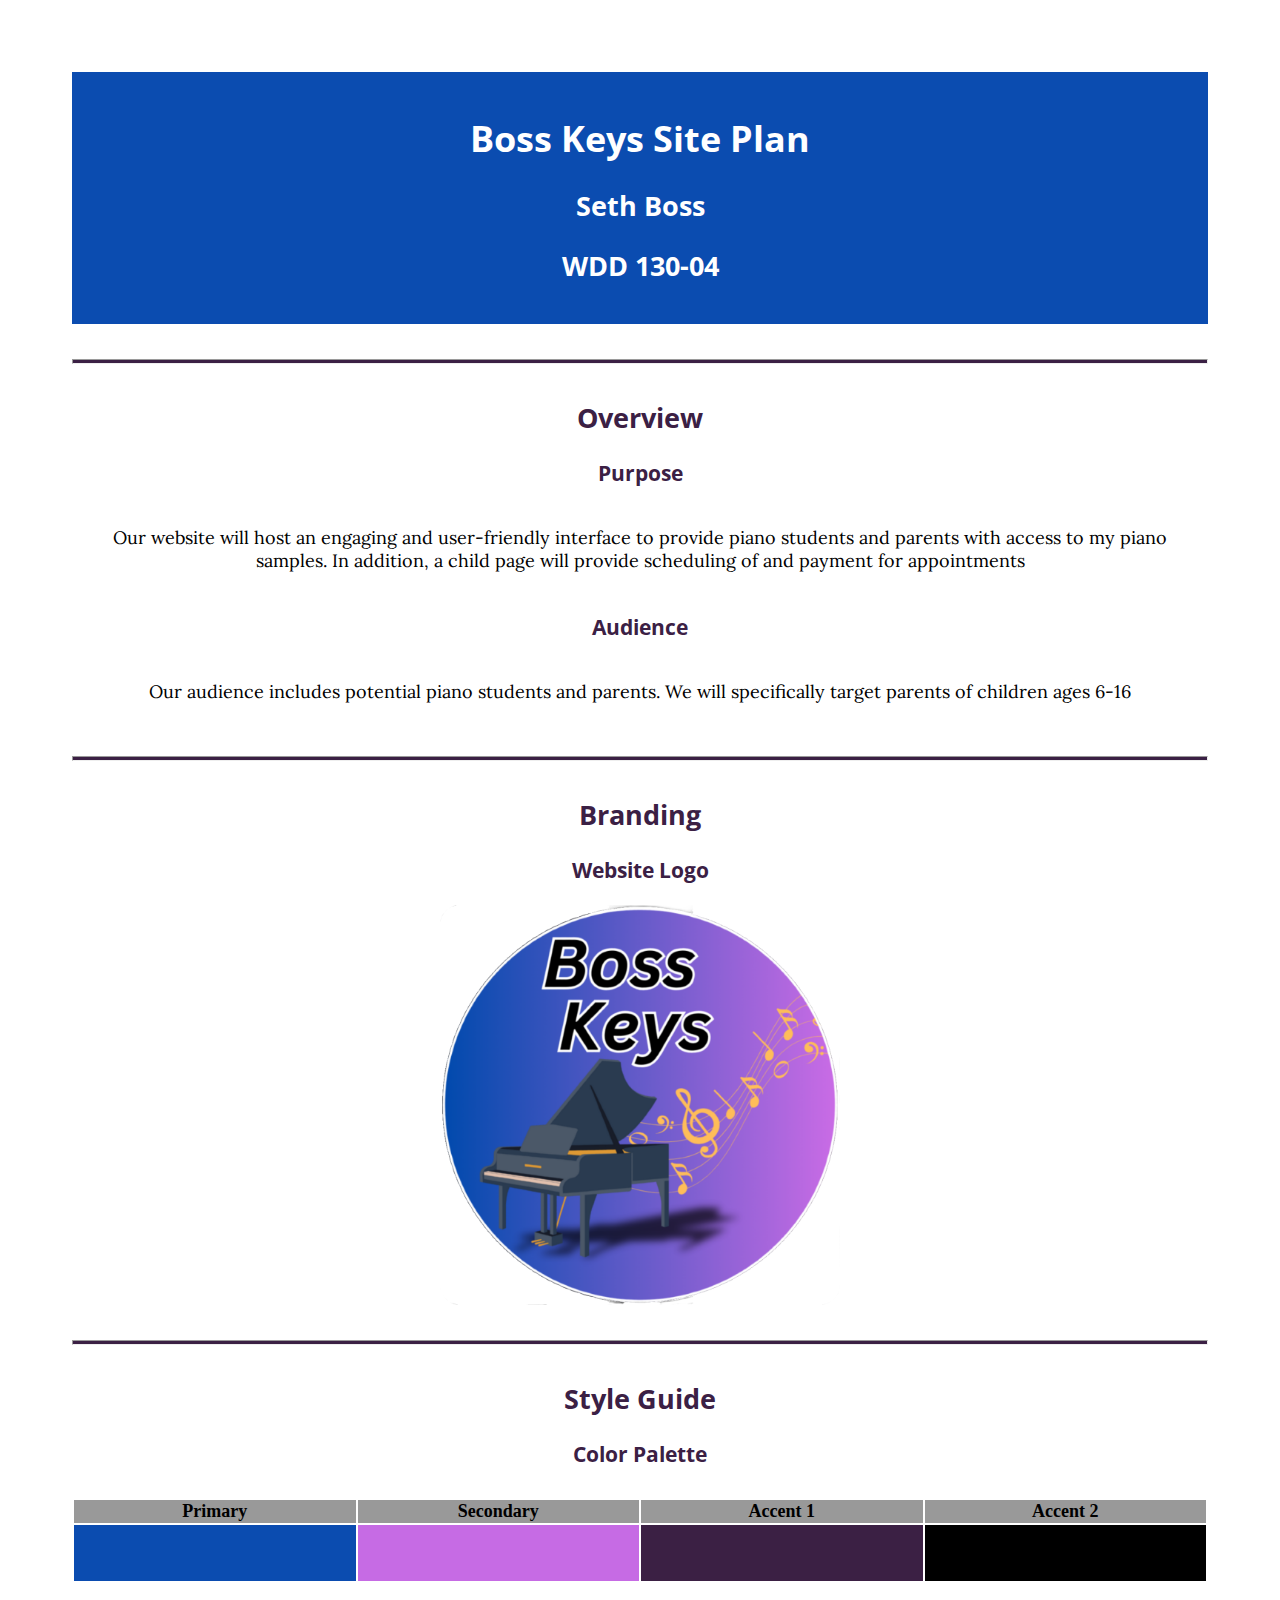
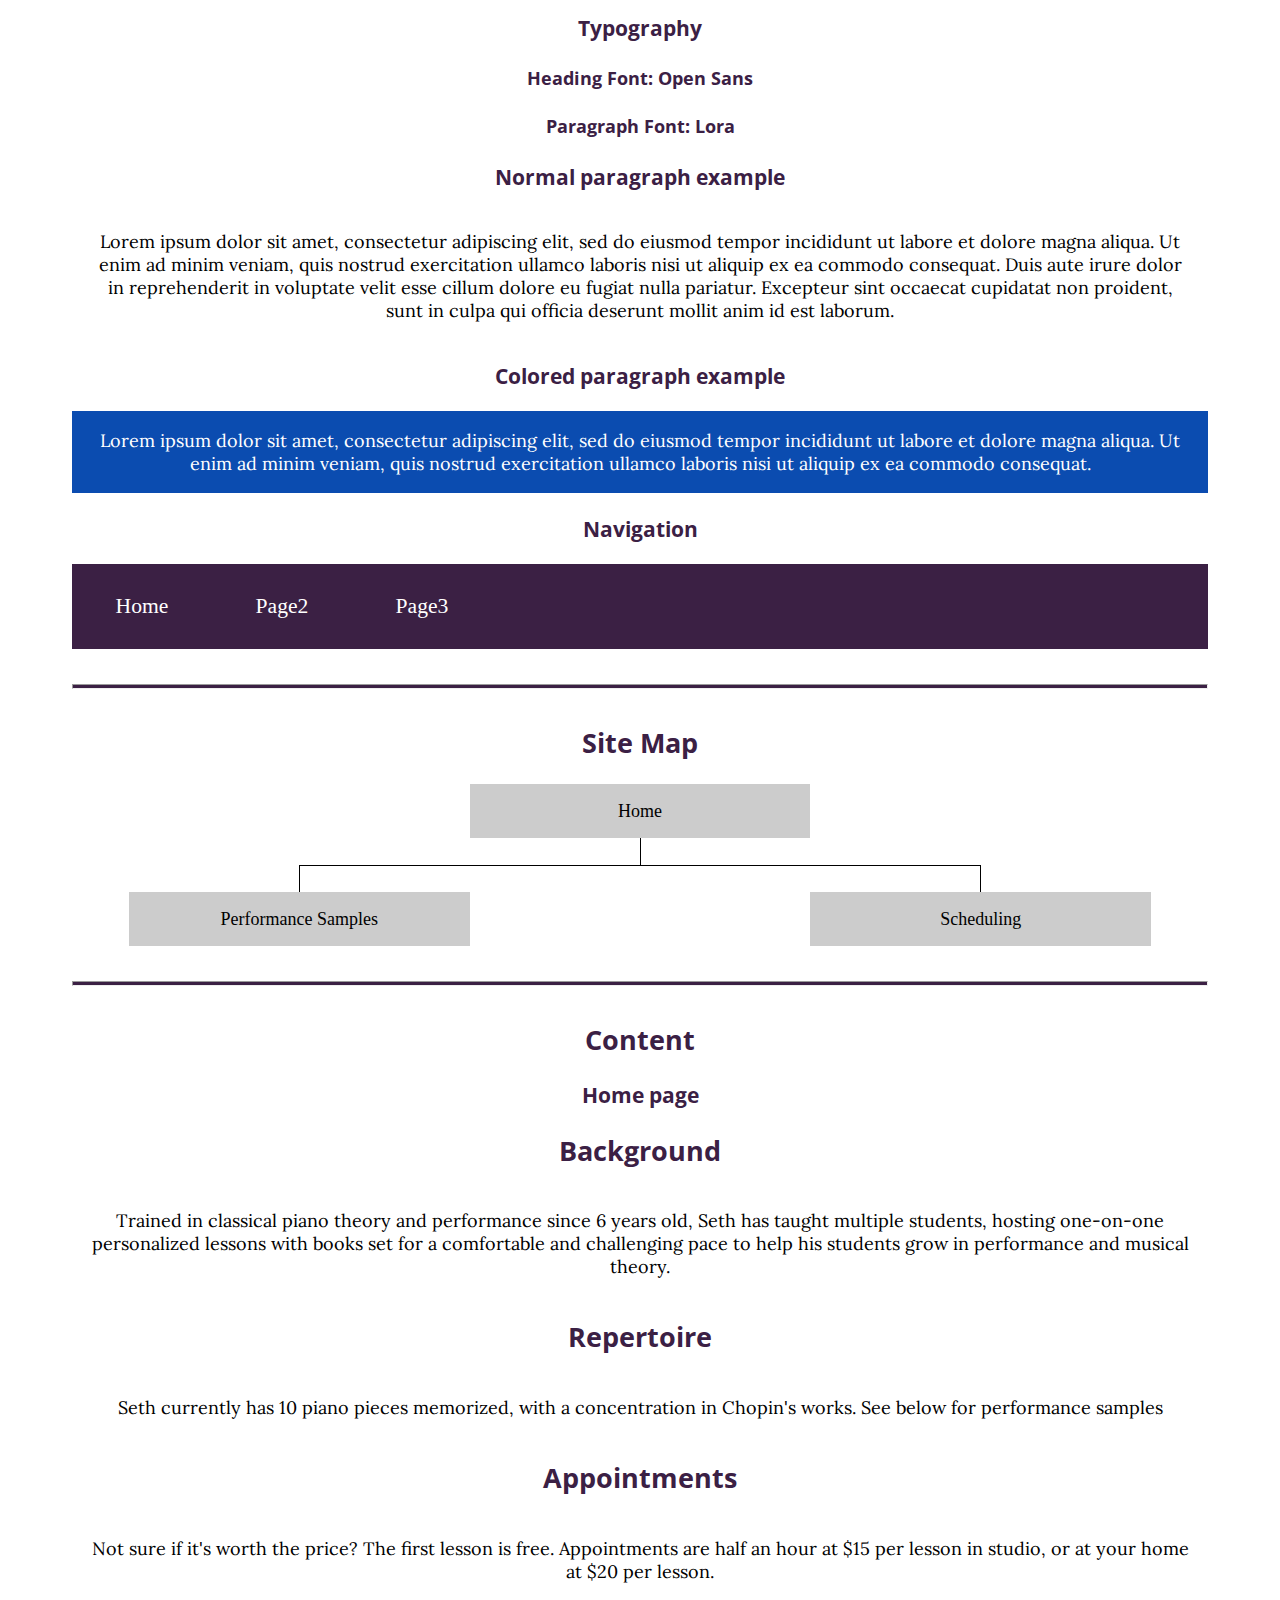
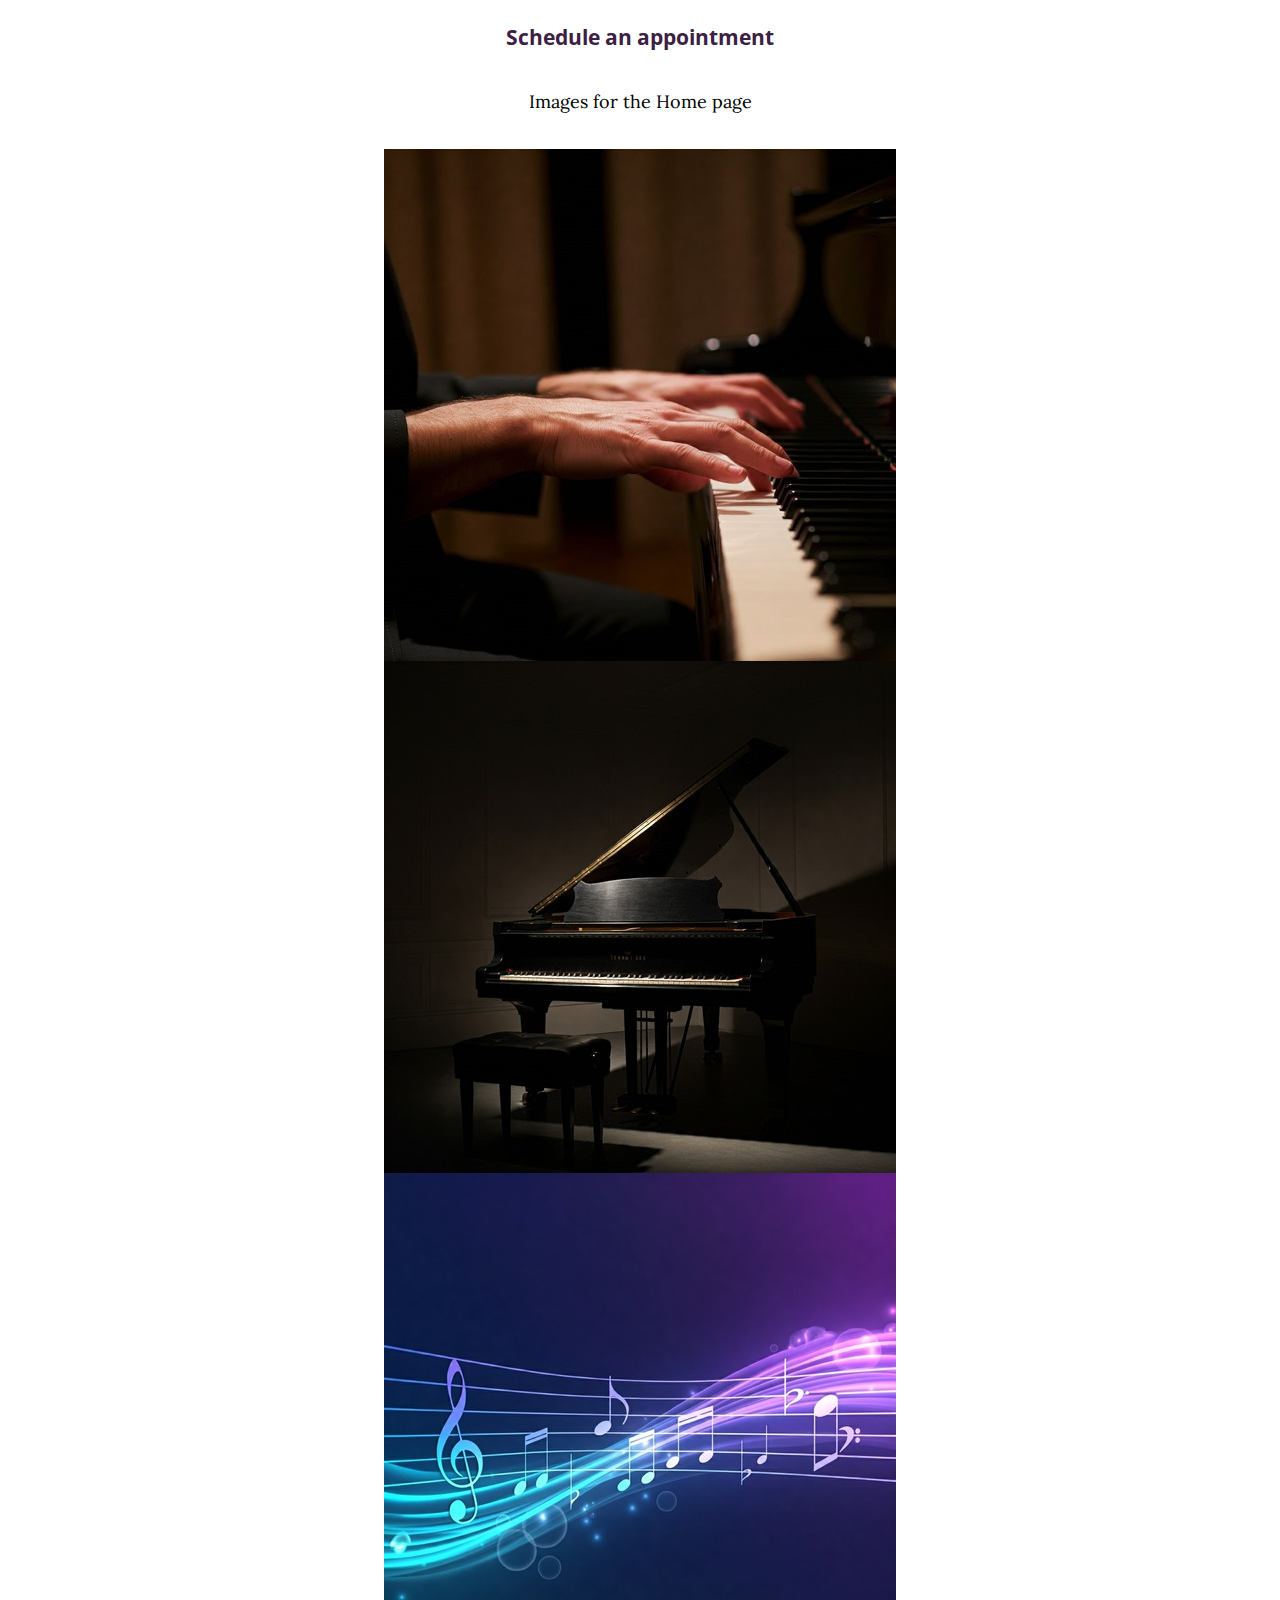
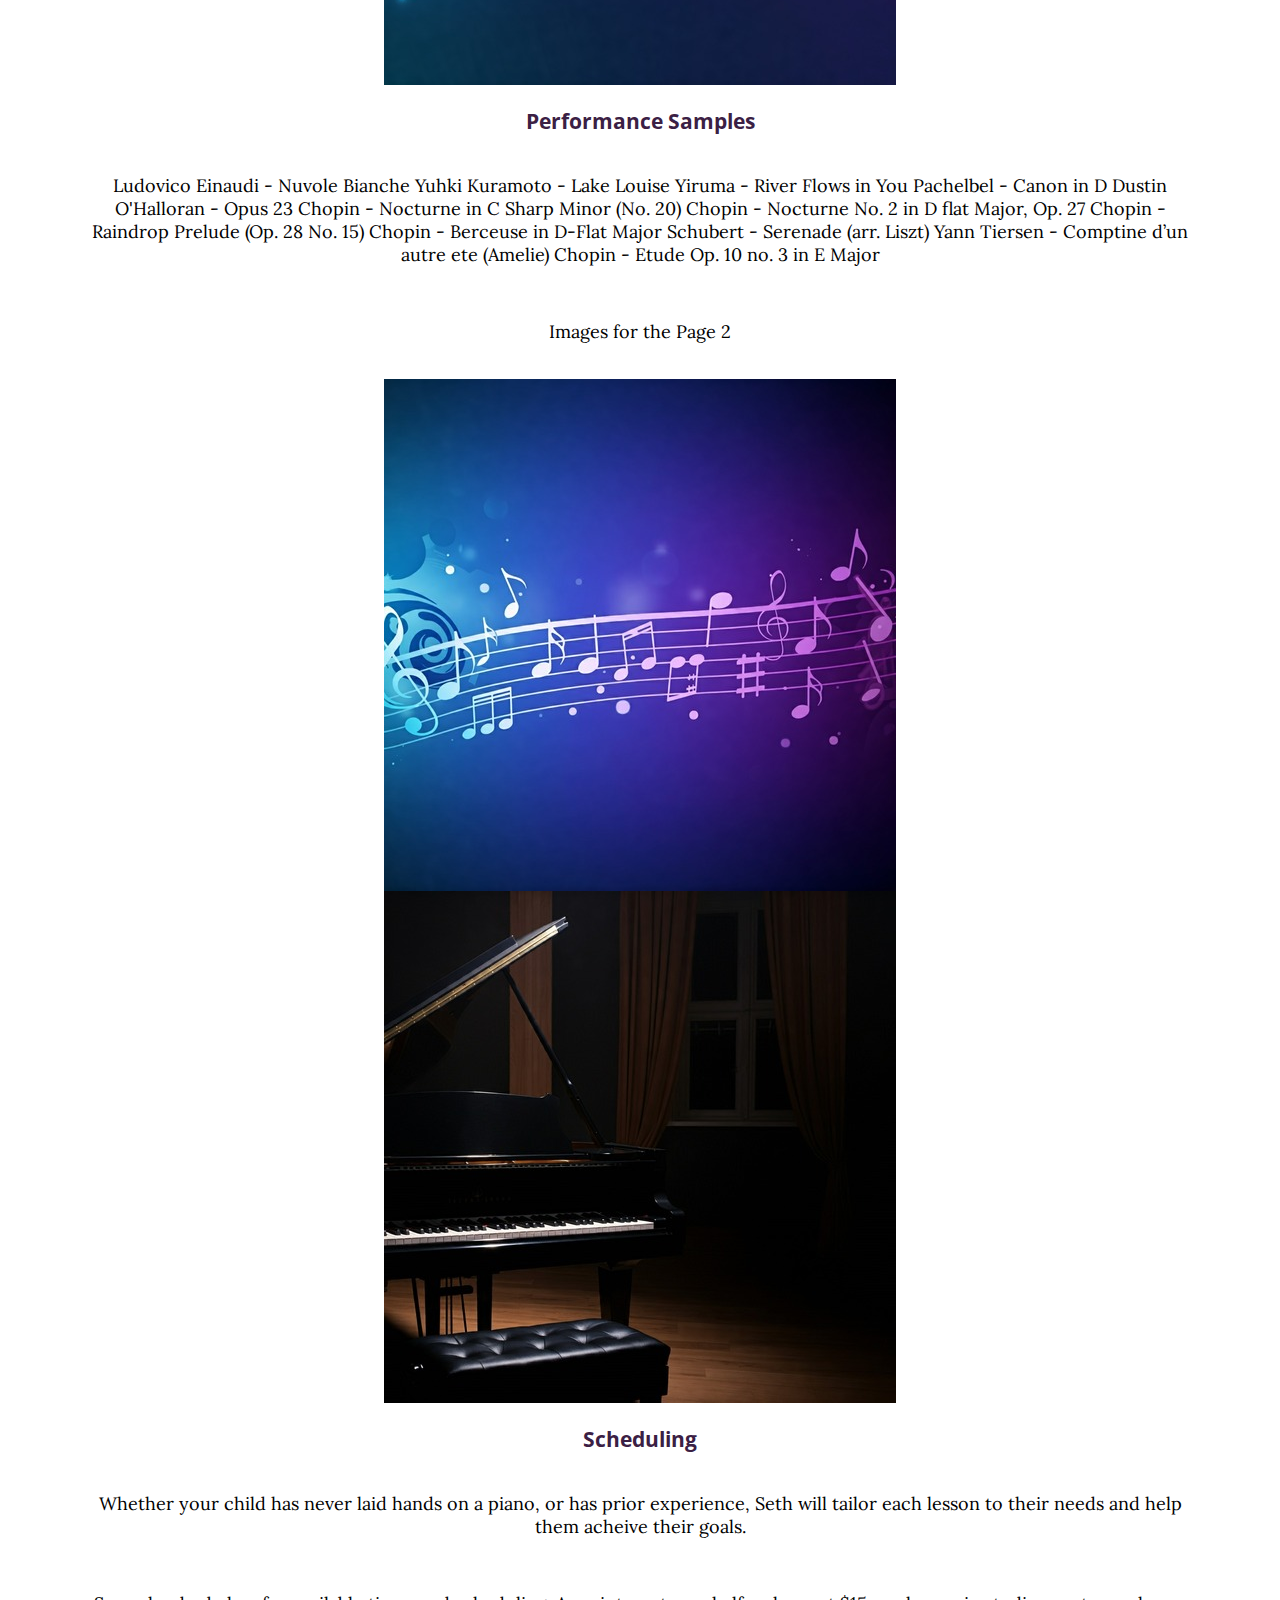
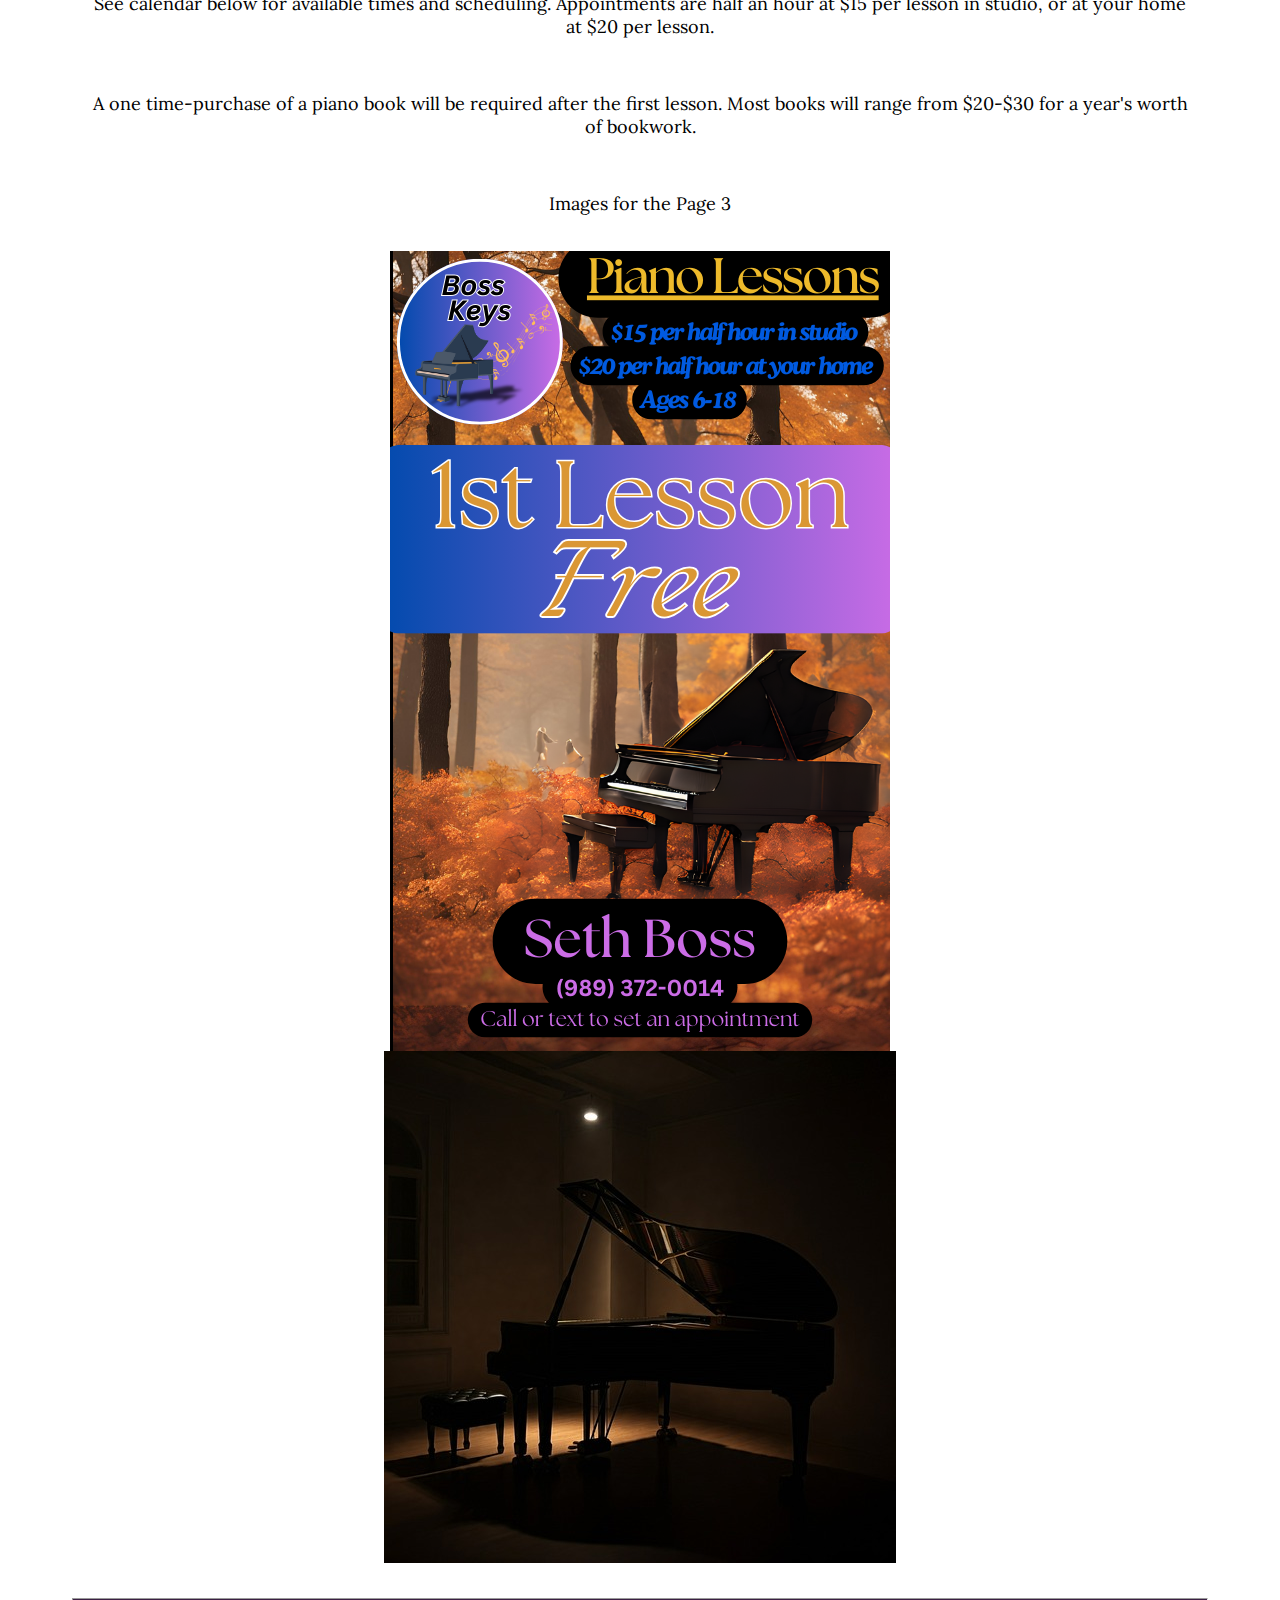
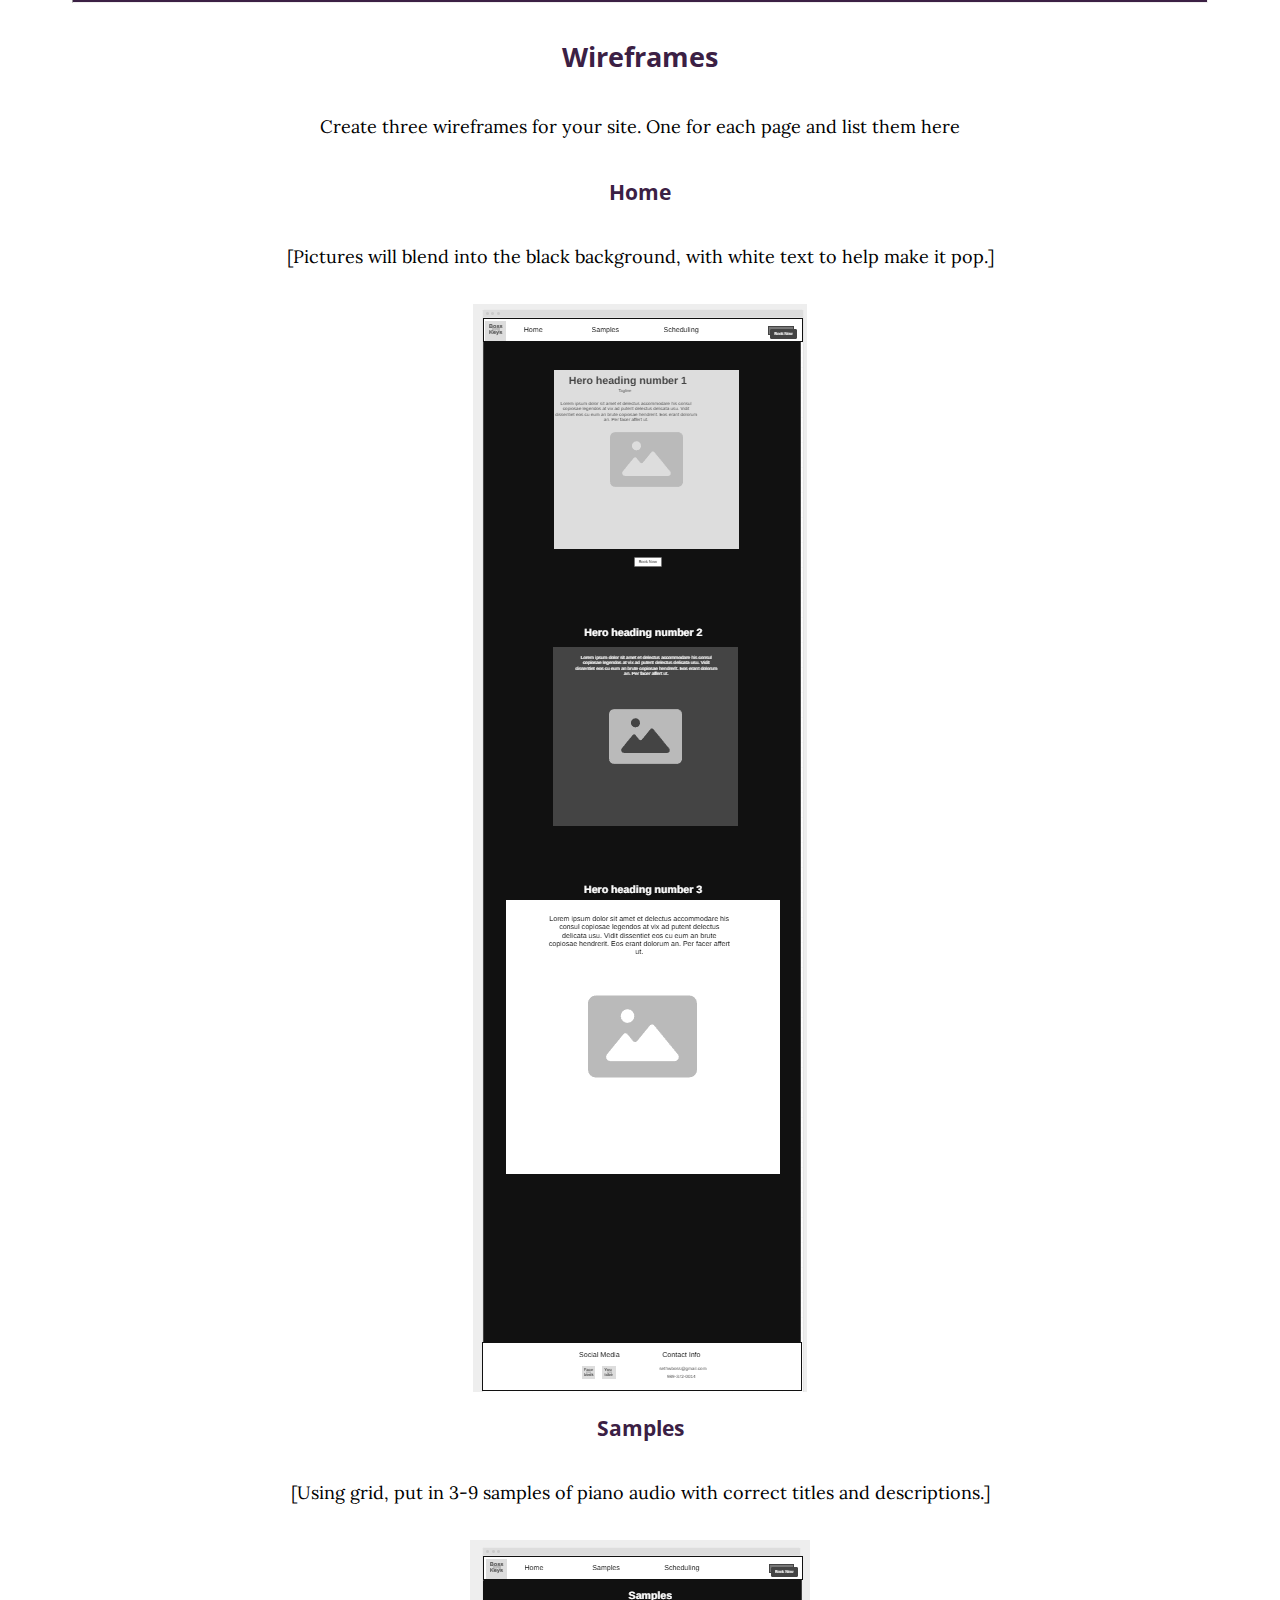
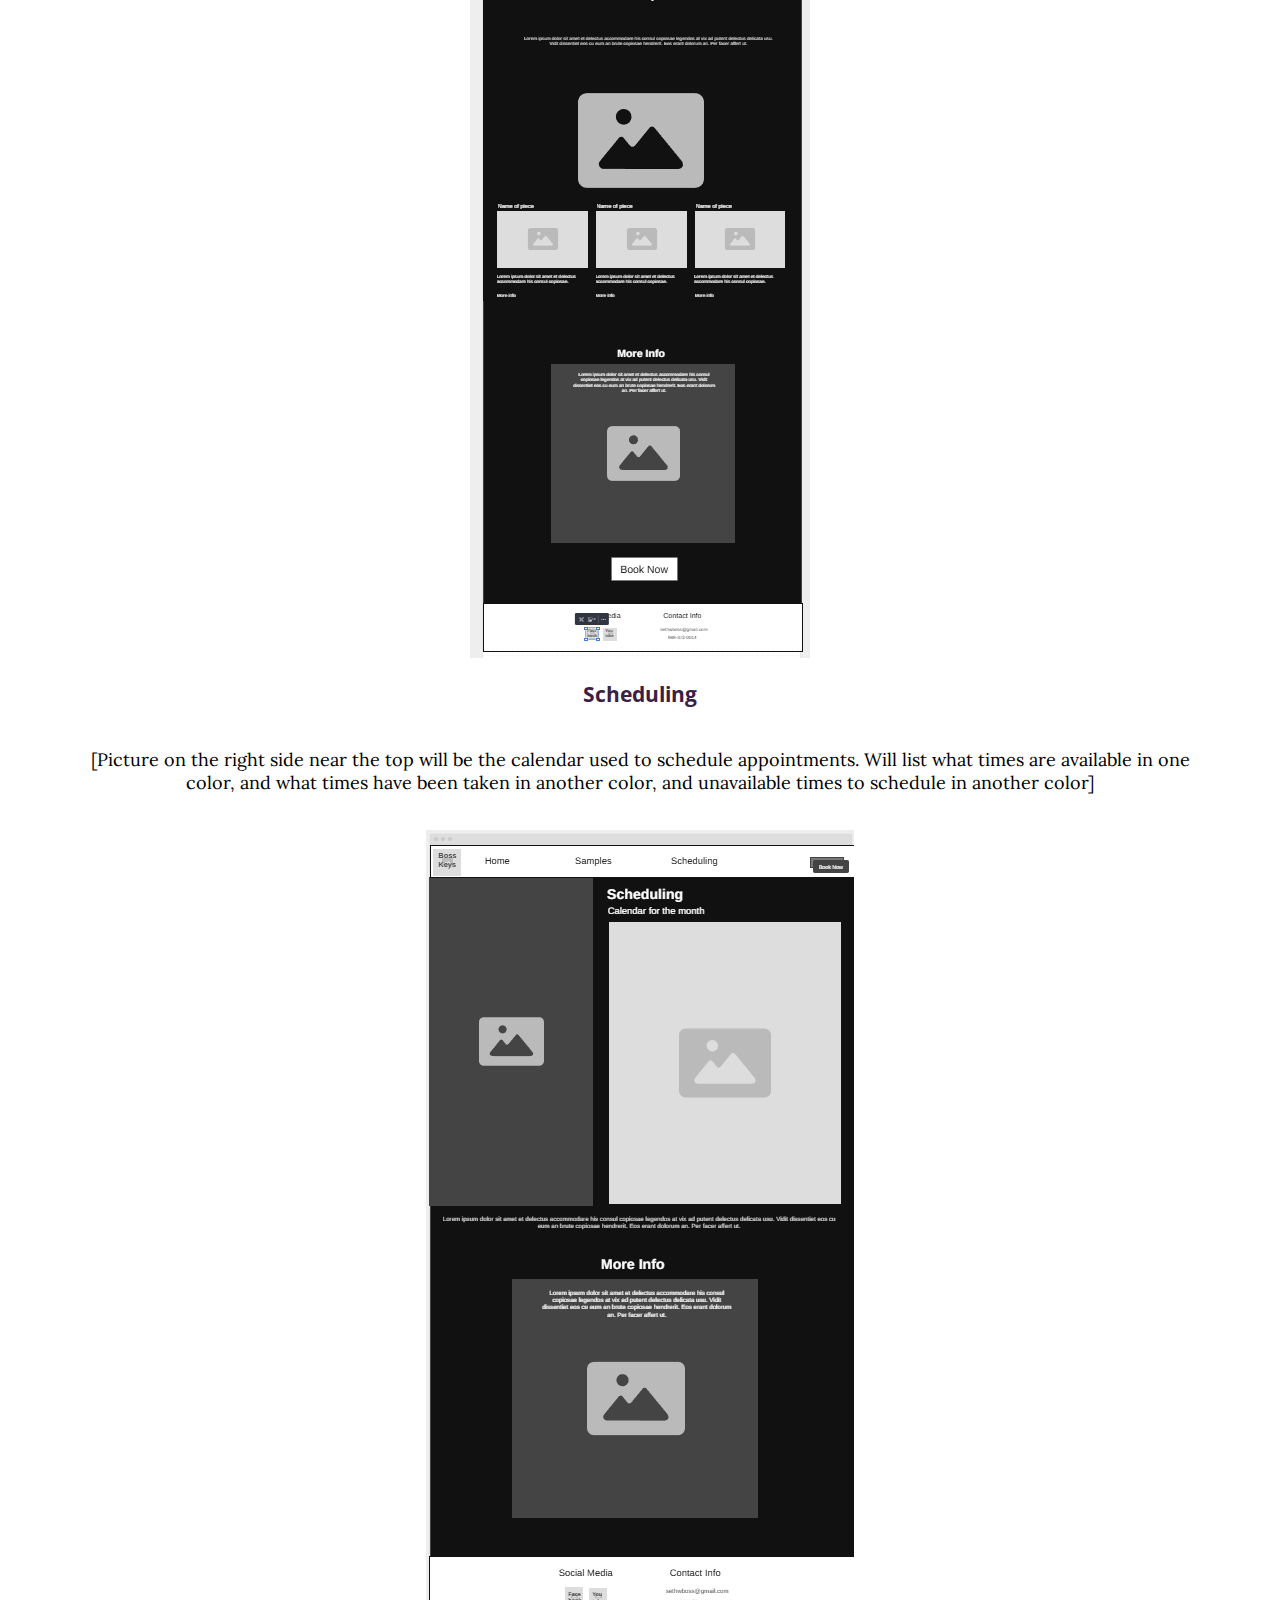
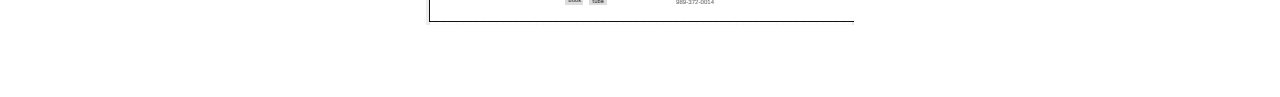
<file: site-plan.html>
<!DOCTYPE html>
<html lang="en-us">

<head>
  <meta charset="utf-8">
  <title>Site Plan</title>
  <link type="text/css" rel="stylesheet" href="styles/site-plan.css">
</head>

<body>
  <header>
    <h1>Boss Keys Site Plan</h1>
    <h2>Seth Boss</h2>
    <h2>WDD 130-04</h2>
    <!-- In the header above, add the name or your site, your name and class number. For example if you are in section 3 you would put WDD 130.03 -->
  </header>
  <main>

    <!-- ------------------------Steps 2-3------------------------------ -->
    <hr>
    <h2>Overview</h2>
    <h3>Purpose</h3>
    <p>Our website will host an engaging and user-friendly interface to provide piano students and parents with access
      to my piano samples. In addition, a child page will provide scheduling of and payment for appointments</p>
    <!-- change this -->


    <h3>Audience</h3>
    <p>Our audience includes potential piano students and parents. We will specifically target parents of children ages
      6-16</p> <!-- change this -->

    <hr>
    <h2>Branding</h2>
    <h3>Website Logo</h3>
    <!-- Replace this with some sort of logo for your site.  A logo can be as simple as the name of your site in a nice font :) -->
    <img src="images/small/piano_logo.png" alt="Logo image" width=400px>
    <hr>
    <h2>
      Style Guide
    </h2>

    <!-- ------------------------Steps 4-8------------------------------ -->

    <h3>
      Color Palette
    </h3>
    <!--  The colors you choose for a website are one of the most important decisions you will make. Follow the instructions on the activity in iLearn. You should have at least 2 colors but do not have to fill in all 4 if you do not need them.  -->

    <table class="colors">
      <tr>
        <th>Primary</th>
        <th>Secondary</th>
        <th>Accent 1</th>
        <th>Accent 2</th>
      </tr>
      <!-- Switch to the site-plan.css file and change your colors there. -->
      <tr>
        <td class="primary"></td>
        <td class="secondary"></td>
        <td class="accent1"></td>
        <td class="accent2"></td>
      </tr>
    </table>

    <!-- ------------------------Step 9------------------------------ -->

    <h3>
      Typography
    </h3>
    <!-- Choose a font for your paragraphs (body copy) and headlines. What font(s) have you chosen? Why did you choose what you did?  Make sure to review the list of web safe fonts at W3Schools.org as a starting point.  Think also about which of your colors above you might use for background and font colors. -->

    <h4>
      Heading Font: Open Sans <!-- change this -->
    </h4>
    <h4>
      Paragraph Font: Lora <!-- change this -->
    </h4>
    <h3>
      Normal paragraph example
    </h3>
    <p>
      Lorem ipsum dolor sit amet, consectetur adipiscing elit, sed do eiusmod tempor incididunt ut labore et dolore
      magna aliqua. Ut enim ad minim veniam, quis nostrud exercitation ullamco laboris nisi ut aliquip ex ea commodo
      consequat. Duis aute irure dolor in reprehenderit in voluptate velit esse cillum dolore eu fugiat nulla pariatur.
      Excepteur sint occaecat cupidatat non proident, sunt in culpa qui officia deserunt mollit anim id est laborum.
    </p>
    <h3>
      Colored paragraph example
    </h3>
    <p class="colored">
      Lorem ipsum dolor sit amet, consectetur adipiscing elit, sed do eiusmod tempor incididunt ut labore et dolore
      magna aliqua. Ut enim ad minim veniam, quis nostrud exercitation ullamco laboris nisi ut aliquip ex ea commodo
      consequat.
    </p>

    <!-- ------------------------Step 10------------------------------ -->

    <h3>
      Navigation
    </h3>
    <!-- Think about how you want your navigation bar to look. In the site-plan.css file change the colors to your colors to get the look you desire. -->
    <nav>
      <a href="#">Home</a>
      <a href="#">Page2</a>
      <a href="#">Page3</a>
    </nav>
    <hr>
    <h2>
      Site Map
    </h2>
    <div class="sitemap">
      <div class="sm-home">
        Home
      </div>
      <div class="sm-page2">
        Performance Samples <!-- change this -->
      </div>
      <div class="sm-page3">
        Scheduling <!-- change this -->
      </div>

      <div class="top">
        &nbsp;
      </div>
      <div class="left">
        &nbsp;
      </div>
      <div class="right">
        &nbsp;
      </div>

    </div>

    <!-- --------Content Section -------------- -->
    <hr>
    <h2>
      Content
    </h2>
    <h3>Home page</h3>

    <h2>Background</h2>
    <p>
      Trained in classical piano theory and performance since 6 years old, Seth has taught multiple students, hosting
      one-on-one personalized lessons with books set for a comfortable and challenging pace to help his students grow in
      performance and musical theory.
    </p>

    <h2>Repertoire</h2>
    <p>Seth currently has 10 piano pieces memorized, with a concentration in Chopin's works. See below for performance
      samples</p>

    <h2>Appointments</h2>
    <p>Not sure if it's worth the price? The first lesson is free. Appointments are half an hour at $15 per lesson in
      studio, or at your home at $20 per lesson.</p>
    <h3>Schedule an appointment</h3>

    <p>Images for the Home page</p>
    <img src="images/piano_hands.jpg" alt="picture of hands at grand piano">
    <img src="images/grand_piano3.jpg" alt="grand piano image">
    <img src="images/music_image2.jpg" alt="music staff image">
    </ul>






    <h3>Performance Samples</h3>
    <p>
      Ludovico Einaudi - Nuvole Bianche
      Yuhki Kuramoto - Lake Louise
      Yiruma - River Flows in You
      Pachelbel - Canon in D
      Dustin O'Halloran - Opus 23
      Chopin - Nocturne in C Sharp Minor (No. 20)
      Chopin - Nocturne No. 2 in D flat Major, Op. 27
      Chopin - Raindrop Prelude (Op. 28 No. 15)
      Chopin - Berceuse in D-Flat Major
      Schubert - Serenade (arr. Liszt)
      Yann Tiersen - Comptine d’un autre ete (Amelie)
      Chopin - Etude Op. 10 no. 3 in E Major
    </p>
    <p>Images for the Page 2</p>
    <img src="images/music_image.jpg" alt="music image with colors">
    <img src="images/grand_piano2.jpg" alt="grand piano image">






    </ul>
    <h3>Scheduling</h3>
    <p>Whether your child has never laid hands on a piano, or has prior experience, Seth will tailor each lesson to
      their needs and help them acheive their goals.</p>
    <p>
      See calendar below for available times and scheduling. Appointments are half an hour at $15 per lesson in studio,
      or at your home at $20 per lesson.
    </p>
    <p>A one time-purchase of a piano book will be required after the first lesson. Most books will range from $20-$30
      for a year's worth of bookwork.</p>

    <p>Images for the Page 3</p>
    <img src="images/scheduling_info.png" alt="scheduling image">
    <img src="images/grand_piano1.jpg" alt="grand piano image">

    </ul>
    <hr>
    <h2>
      Wireframes
    </h2>
    <p>
      Create three wireframes for your site. One for each page and list them here</p>

    <h3>Home</h3>
    <p>
      [Pictures will blend into the black background, with white text to help make it pop.]
    </p>
    <img src="images/Home Page Wireframe.png" alt="home page wireframe">

    <h3>Samples</h3>
    <p>
      [Using grid, put in 3-9 samples of piano audio with correct titles and descriptions.]
    </p>
    <img src="images/Page 2 Wireframe.png" alt="page 2 wireframe">

    <h3>Scheduling</h3>
    <p>
      [Picture on the right side near the top will be the calendar used to schedule appointments. Will list what times
      are available in one color, and what times have been taken in another color, and unavailable times to schedule in
      another color]
    </p>
    <img src="images/Page 3 Wireframe.png" alt="page 3 wireframe">
  </main>
</body>

</html>
</file>
<file: styles/site-plan.css>
/* if you are using any Google fonts change the font names below to your fonts. 
Any spaces in your font name should be replaced with a +. 
Fonts are separated by a | */
@import url('https://fonts.googleapis.com/css2?family=Lora:ital,wght@0,400..700;1,400..700&family=Roboto+Slab:wght@100..900&family=Roboto:ital,wght@0,100;0,300;0,400;0,500;0,700;0,900;1,100;1,300;1,400;1,500;1,700;1,900&display=swap');
@import url('https://fonts.googleapis.com/css2?family=Lora:ital,wght@0,400..700;1,400..700&family=Open+Sans:ital,wght@0,300..800;1,300..800&family=Roboto+Slab:wght@100..900&family=Roboto:ital,wght@0,100;0,300;0,400;0,500;0,700;0,900;1,100;1,300;1,400;1,500;1,700;1,900&display=swap');



:root {
  /* change the values below to your colors from your palette */
  --primary-color: #0b4cb0;
  --secondary-color: #c66be4;
  --accent1-color: #3b2044;
  --accent2-color: black;

  /* change the values below to your chosen font(s) */
  --heading-font: "Open Sans", sans-serif;
  --paragraph-font: Lora, "Roboto Slab", sans-serif;

  /* these colors below should be chosen from among your palette colors above */
  --headline-color-on-white: #3b2044;  /* headlines on a white background */ 
  --headline-color-on-color: white; /* headlines on a colored background */ 
  --paragraph-color-on-white: black;; /* paragraph text on a white background */ 
  --paragraph-color-on-color: white; /* paragraph text on a colored background */ 
  --paragraph-background-color: #0b4cb0;
  --nav-link-color: white;
  --nav-background-color: #3b2044;
  --nav-hover-link-color: black;
  --nav-hover-background-color: #c66be4;
}


/*  Look around below...but DON'T CHANGE ANYTHING! */

body {
  max-width: 1200px;
  margin: 0 auto;
  padding: 4em;
  font-size: 18px;
  text-align: center;
}
img {
  display: block;
  margin: 0 auto;
}
h1, h2, h3, h4, h5, h6 {
  font-family: var(--heading-font);
  color: var(--headline-color-on-white);
}
h2 {
  text-align: center;
}
hr {
  height: 3px;
  margin: 35px 0;
  background: var(--accent1-color);
}
header {
  padding: 1em;
  text-align: center;
  color: var(--headline-color-on-color);
  background-color: var(--paragraph-background-color);
}
header > h1, header > h2 {
  color: var(--headline-color-on-color);
}

p {
  font-family: var(--paragraph-font);
  color: var(--paragraph-color-on-white);
  padding: 1em;
}
.colors {
  width: 100%;
  min-width: 350px;
  margin: 30px auto;
  text-align: center;
}
.colors th {
  background-color: #999;
}
.colors td{
  width: 25%;
  height: 3em;
}

.primary {
  background-color: var(--primary-color);
}
.secondary {
  background-color: var(--secondary-color);
}
.accent1 {
  background-color: var(--accent1-color);
}
.accent2{
  background-color: var(--accent2-color);
}

p.colored {
  background-color: var(--paragraph-background-color);
  color: var(--paragraph-color-on-color);
}

nav {
  background-color: var(--nav-background-color);
  line-height: 3em;
  text-align: center;
  font-size: 1.2em;
}
nav  {
  list-style-type: none;
  display: flex;

}
nav a {
  padding:1em;
  min-width: 120px;
  text-decoration: none;
  padding: 10px;

}
nav a:link, nav a:visited {
  color: var(--nav-link-color);
}
nav a:hover {
  color: var(--nav-hover-link-color);
  background-color: var(--nav-hover-background-color);
}

.sitemap {
  display: grid;
  justify-content: center;

  grid-template-columns: repeat(6, 15%);
  grid-template-rows: 3em 1.5em 1.5em 3em;
  grid-template-areas: ". . home home . ."
    ". . . top . ."
    ". left left right right ."
    "page2 page2 . . page3 page3";
}
.sitemap > div {

  text-align: center;

}
.sm-home {
  grid-area: home;
  background-color: #ccc;
  line-height: 3em;
}
.sm-page2 {
  grid-area: page2;
  background-color: #ccc;
  line-height: 3em;
}
.sm-page3 {
  grid-area: page3;
  background-color: #ccc;
  line-height: 3em;
}

.top {
  grid-area: top;
  border-left: 1px solid;
}

.left {
  grid-area: left;
  border-top: 1px solid;
  border-left: 1px solid;
}

.right {
  grid-area: right;
  border-top: 1px solid;
  border-right: 1px solid;
}
</file>
